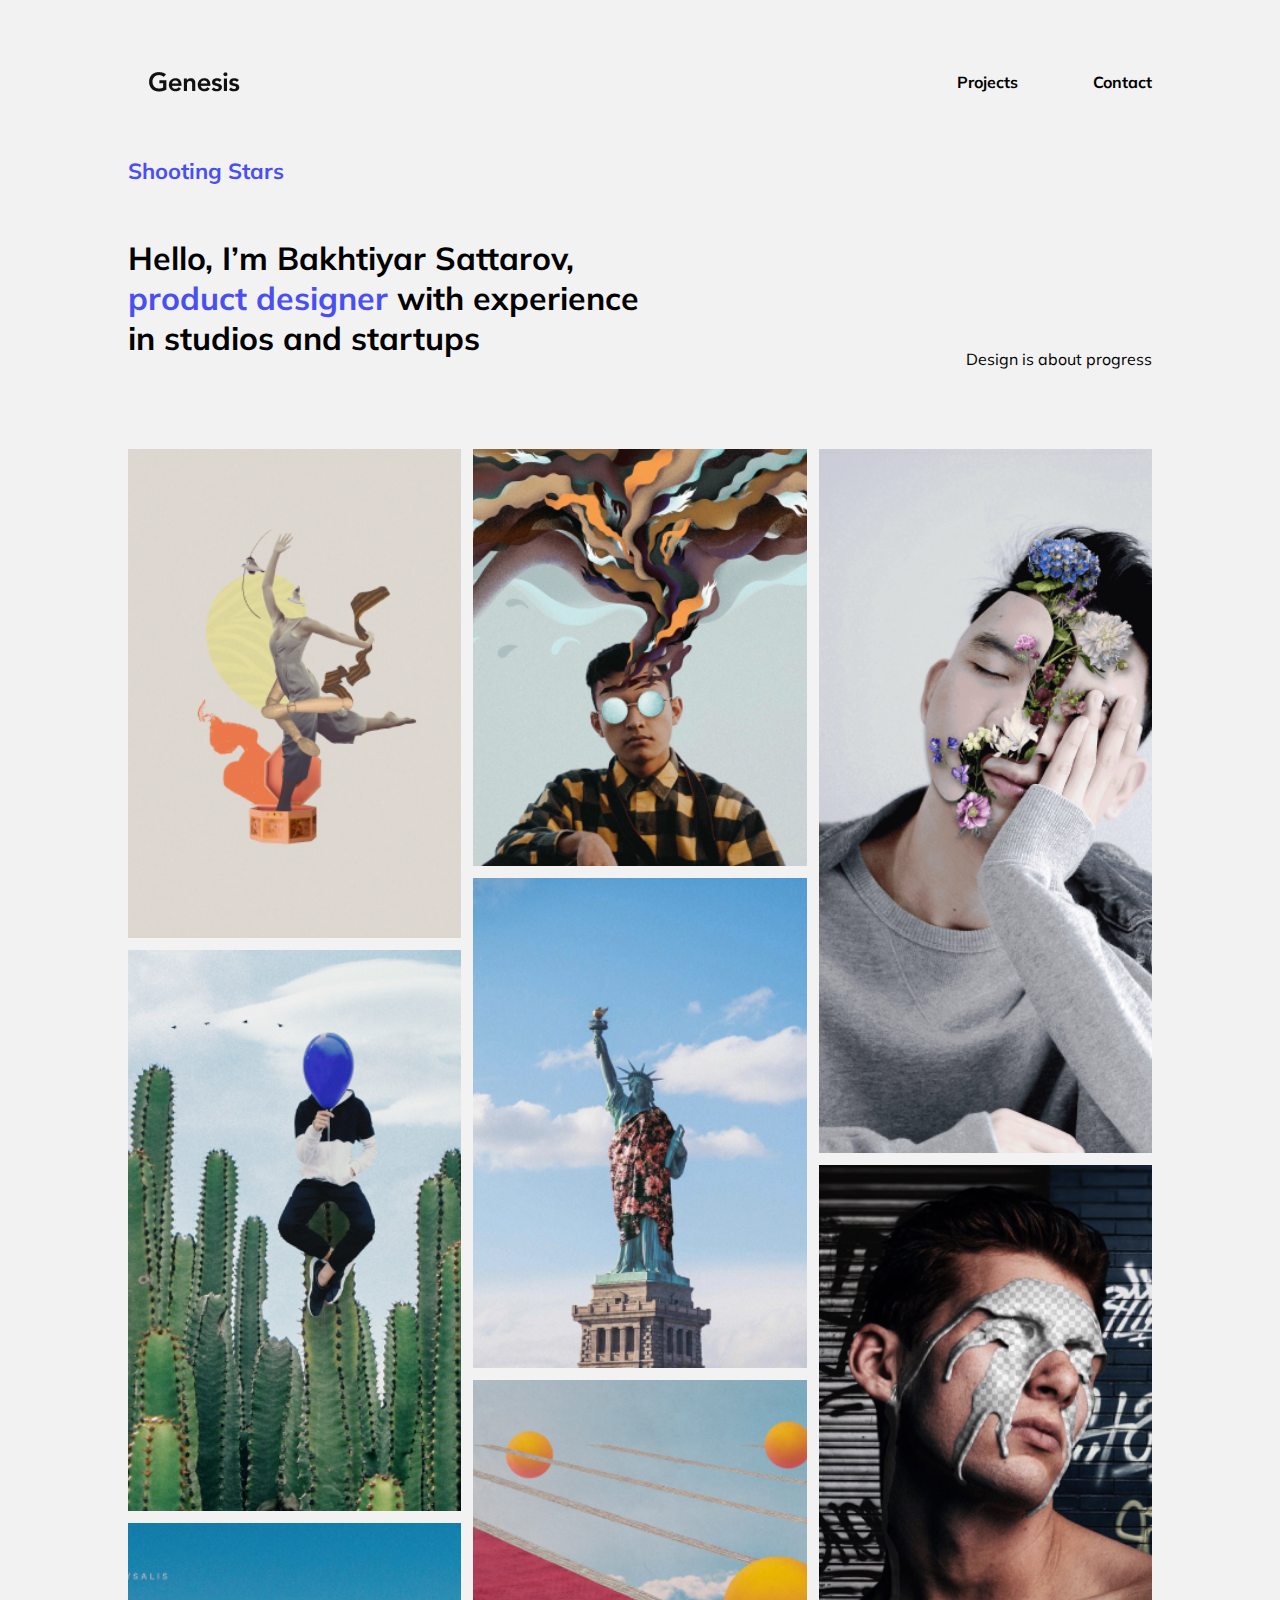
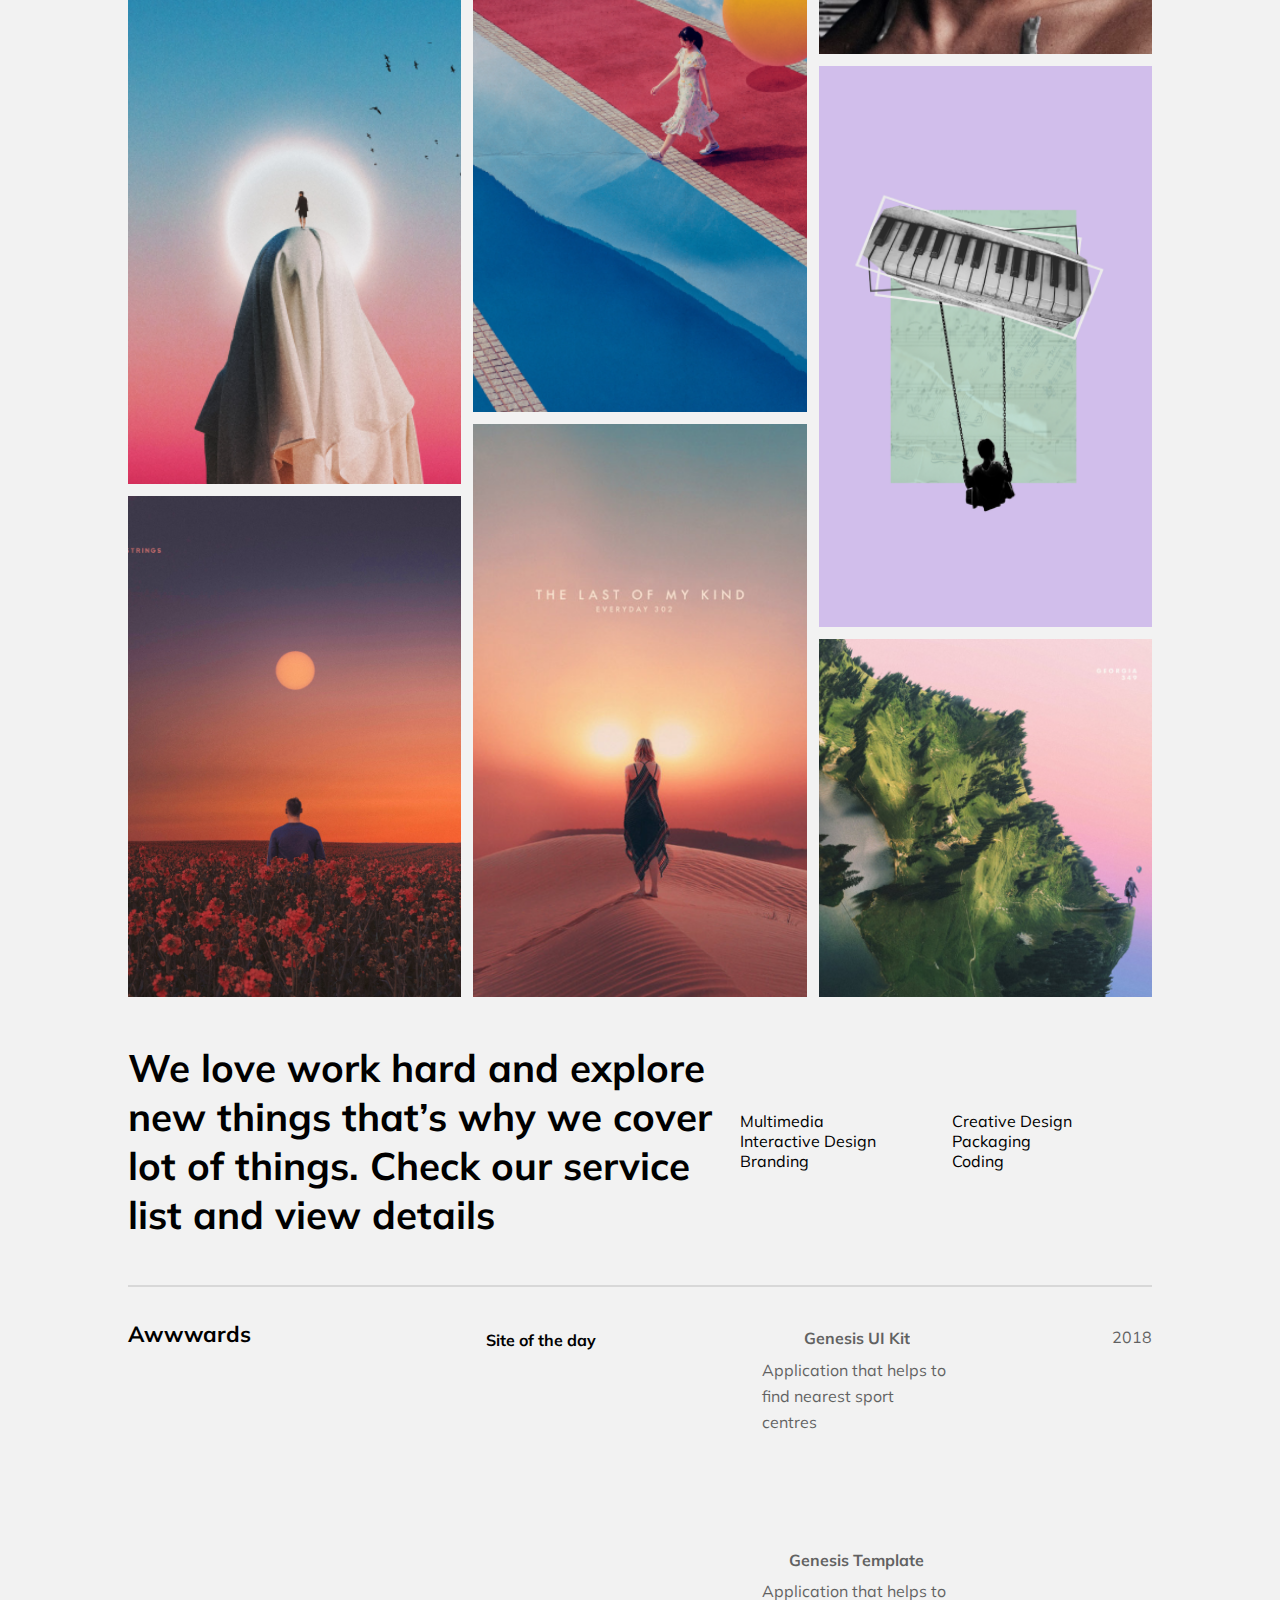
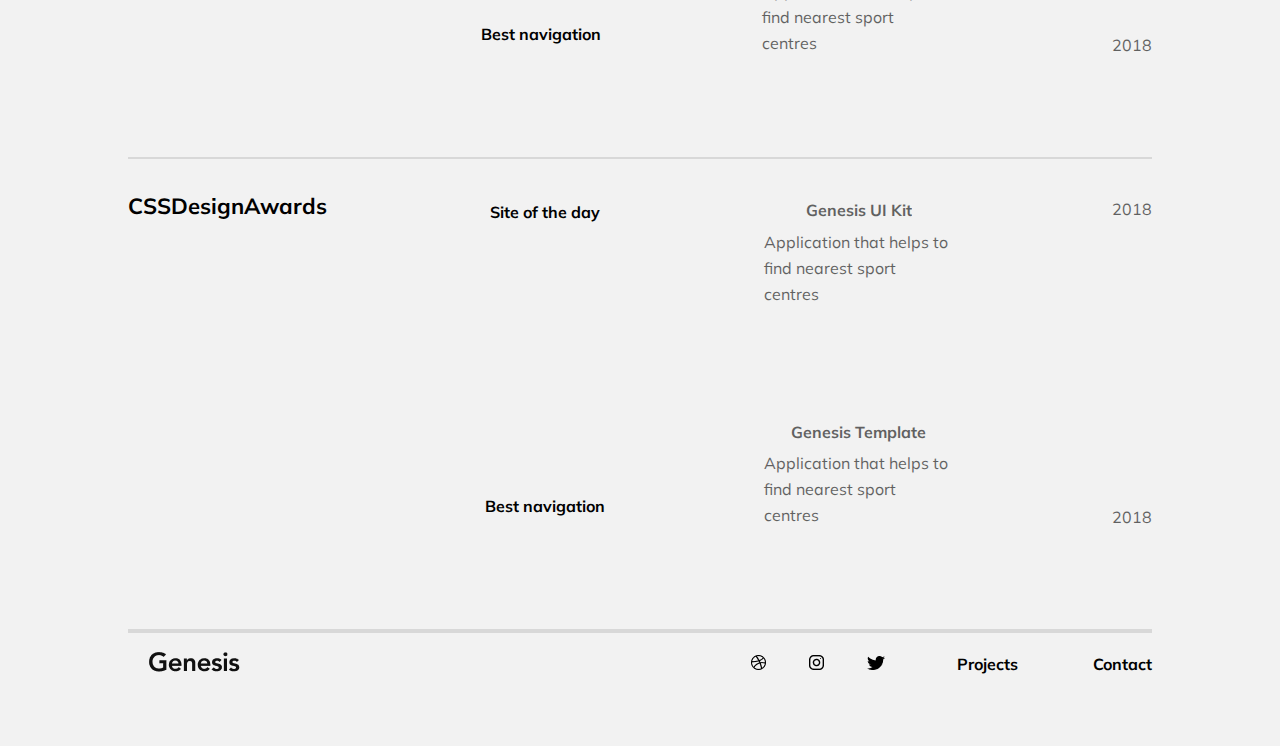
<file: index.html>
<!DOCTYPE html>
<html lang="en">
<head>
    <meta charset="UTF-8">
    <meta http-equiv="X-UA-Compatible" content="IE=edge">
    <meta name="viewport" content="width=device-width, initial-scale=1.0">
    <title>Genesis</title>
    <link rel="preconnect" href="https://fonts.googleapis.com">
    <link rel="preconnect" href="https://fonts.gstatic.com" crossorigin>
    <link href="https://fonts.googleapis.com/css2?family=Mulish&display=swap" rel="stylesheet">
    <link rel="stylesheet" href="styles/styles.css">
</head>
    <body>
        <header>
            <nav>
                <div class="logo">
                    <img src="images/blacklogo.png" alt="black text that says genisis">
                </div>
                <ul>
                    <li>
                        <a class="bold" href="pages\projects.html">Projects</a>
                    </li>
                    <li>
                        <a class="bold" href="pages\contact.html">Contact</a>
                    </li>
                </ul>
            </nav>
            <div class="header_cont">
                <div class="header_fetus">
                    <h4 class="blue">Shooting Stars</h4>
                    <h2>Hello, I’m Bakhtiyar Sattarov,<br>
                        <span class="blue">product designer</span> with experience <br>
                        in studios and startups</h2>
                </div>
                <div class="header_fetus">
                    <p>Design is about progress</p>
                </div>
            </div>
        </header>
        <main>
            <section class="grid">
                <div class="grid_father">
                    <img class="grid_fetus one" src="images\img1.png" alt="">
                    <img class="grid_fetus two" src="images\img2.png" alt="">
                    <img class="grid_fetus three" src="images\img3.png" alt="">
                    <img class="grid_fetus four" src="images\img4.png" alt="">
                    <img class="grid_fetus five" src="images\img5.png" alt="">
                    <img class="grid_fetus six" src="images\img6.png" alt="">
                    <img class="grid_fetus seven" src="images\img7.png" alt="">
                    <img class="grid_fetus eight" src="images\img8.png" alt="">
                    <img class="grid_fetus nine" src="images\img9.png" alt="">
                    <img class="grid_fetus ten" src="images\img10.png" alt="">
                    <img class="grid_fetus eleven" src="images\img11.png" alt="">
                    <img class="grid_fetus twelve" src="images\img12.png" alt="">
                </div>
            </section>
            <div class="middle_father">
                <div class="middle_bold">
                    <h3>We love work hard and explore 
                    new things that’s why we cover lot of things. 
                    Check our service list and view details</h3>
                </div>
                <div class="linkgroup">
                    <p>Multimedia</p>
                    <p>Interactive Design</p>
                    <p>Branding</p>
                </div>
                <div class="linkgroup">
                    <p>Creative Design</p>
                    <p>Packaging</p>
                    <p>Coding</p>
                </div>
            </div>
            <section class="awards">
                <div class="awards_father">
                    <h4>Awwwards</h4>
                    <div class="award_titles"> 
                        <p class="bold">Site of the day</p>
                        <p class="bold">Best navigation</p>
                    </div>
                    <div class="award_fetus">
                        <div class="award_items">
                            <p class="award_bold">Genesis UI Kit</p>
                            <p>Application that helps 
                                to find nearest sport centres</p>
                        </div>
                        <div class="award_items">
                            <p class="award_bold">Genesis Template</p>
                            <p>Application that helps 
                                to find nearest sport centres</p>
                        </div>
                    </div>
                    <div class="award_year">
                        <p>2018</p>
                        <p>2018</p>
                    </div>
                </div>
                <div class="awards_father">
                    <h4>CSSDesignAwards</h4>
                    <div class="award_titles"> 
                        <p class="bold">Site of the day</p>
                        <p class="bold">Best navigation</p>
                    </div>
                    <div class="award_fetus">
                        <div class="award_items">
                            <p class="award_bold">Genesis UI Kit</p>
                            <p>Application that helps 
                                to find nearest sport centres</p>
                        </div>
                        <div class="award_items">
                            <p class="award_bold">Genesis Template</p>
                            <p>Application that helps 
                                to find nearest sport centres</p>
                        </div>
                    </div>
                    <div class="award_year">
                        <p>2018</p>
                        <p>2018</p>
                    </div>
                </div>
            </section>
        </main>
        <footer>
            <nav class="navfoot">
                <div class="logo">
                    <a href="index.html">
                        <img src="images\blacklogo.png" alt="black text that says genisis">
                    </a>
                </div>
                <ul>
                    <li class="icons">
                        <a class="icons_link" href="#"><img class="icons_social" src="images\dribbble-logo.png" alt="black and white dribble logo"></a>
                        <a class="icons_link" href="#"><img class="icons_social" src="images\instagram.png" alt="black and white instagram logo"></a>
                        <a class="icons_link" href="#"><img class="icons_social" src="images\twitter-logo-silhouette.png" alt="black and white twitter logo"></a>
                    </li>
                    <li>
                        <a class="bold" href="/pages/projects.html">Projects</a>
                    </li>
                    <li>
                        <a class="bold" href="/pages/contact.html">Contact</a>
                    </li>
                </ul>
            </nav>
        </footer>
    </body>
</html>
</file>
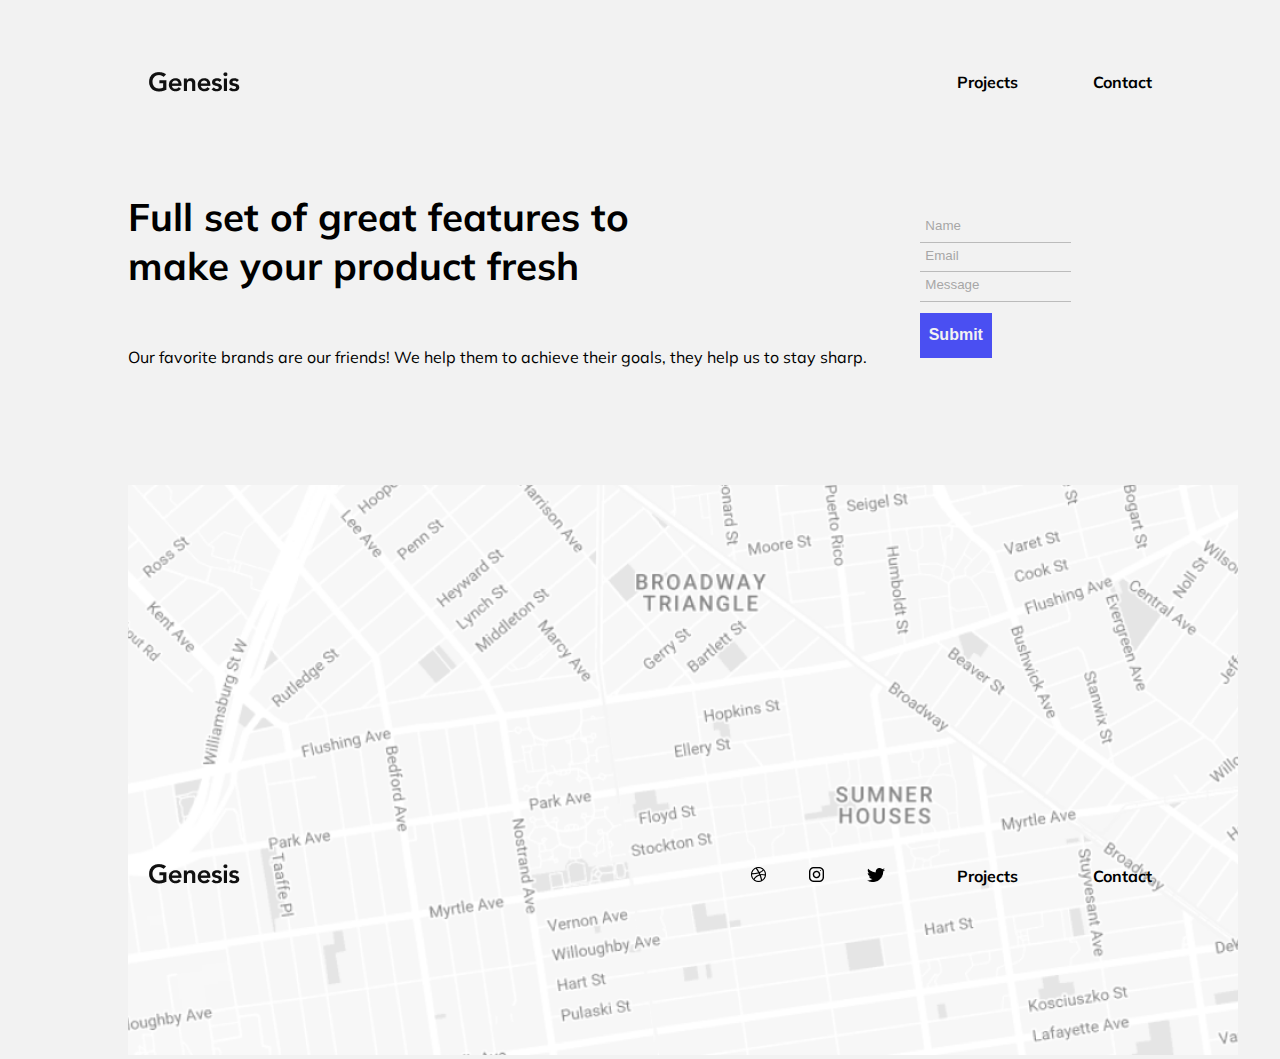
<file: pages/contact.html>
<!DOCTYPE html>
<html lang="en">
<head>
    <meta charset="UTF-8">
    <meta http-equiv="X-UA-Compatible" content="IE=edge">
    <meta name="viewport" content="width=device-width, initial-scale=1.0">
    <title>Genesis</title>
    <link rel="preconnect" href="https://fonts.googleapis.com">
    <link rel="preconnect" href="https://fonts.gstatic.com" crossorigin>
    <link href="https://fonts.googleapis.com/css2?family=Mulish&display=swap" rel="stylesheet">
    <link rel="stylesheet" href="../styles/styles.css">
</head>
    <body>
        <header>
            <nav>
                <div class="logo">
                    <img src="../images\blacklogo.png" alt="black text that says genisis">
                </div>
                <ul>
                    <li>
                        <a class="bold" href="/pages/projects.html">Projects</a>
                    </li>
                    <li>
                        <a class="bold" href="/pages/contact.html">Contact</a>
                    </li>
                </ul>
            </nav>
            <section class="contact_main">
                <div class="contact_head">
                    <h5>
                        Full set of great features to make your product fresh
                    </h5>
                </div>
                    <div class="contact_text">
                        <p>
                        Our favorite brands are our friends!
                        We help them to achieve their goals,
                        they help us to stay sharp.
                        </p>
                    </div>
                <div class="contact_form">
                    <form action="#">
                        <input type="text" class="input" name="name" id="name" placeholder="Name">
                        <input type="email" class="input" name="email" id="email" placeholder="Email">
                        <input type="text" class="input" name="message" id="message" placeholder="Message">
                        <button type="submit" class="btn">Submit</button>
                    </form>
                </div>
            </section>
        </header>
        <main>
            <section class="contact_father">
                <div class="contact_fetus">
                    <img class="large_image" src="/images/map.png" alt="image of a digital map in black and white">
                </div>
            </section>
        </main>
        <footer>
            <nav class="navfoot">
                <div class="logo">
                    <a href="../index.html">
                        <img src="../images\blacklogo.png" alt="black text that says genisis">
                    </a>
                </div>
                <ul>
                    <li class="icons">
                        <a class="icons_link" href="#"><img class="icons_social" src="../images/dribbble-logo.png" alt="black and white dribble logo"></a>
                        <a class="icons_link" href="#"><img class="icons_social" src="../images/instagram.png" alt="black and white instagram logo"></a>
                        <a class="icons_link" href="#"><img class="icons_social" src="../images/twitter-logo-silhouette.png" alt="black and white twitter logo"></a>
                    </li>
                    <li>
                        <a class="bold" href="/pages/projects.html">Projects</a>
                    </li>
                    <li>
                        <a class="bold" href="/pages/contact.html">Contact</a>
                    </li>
                </ul>
            </nav>
        </footer>
    </body>
</html>
</file>
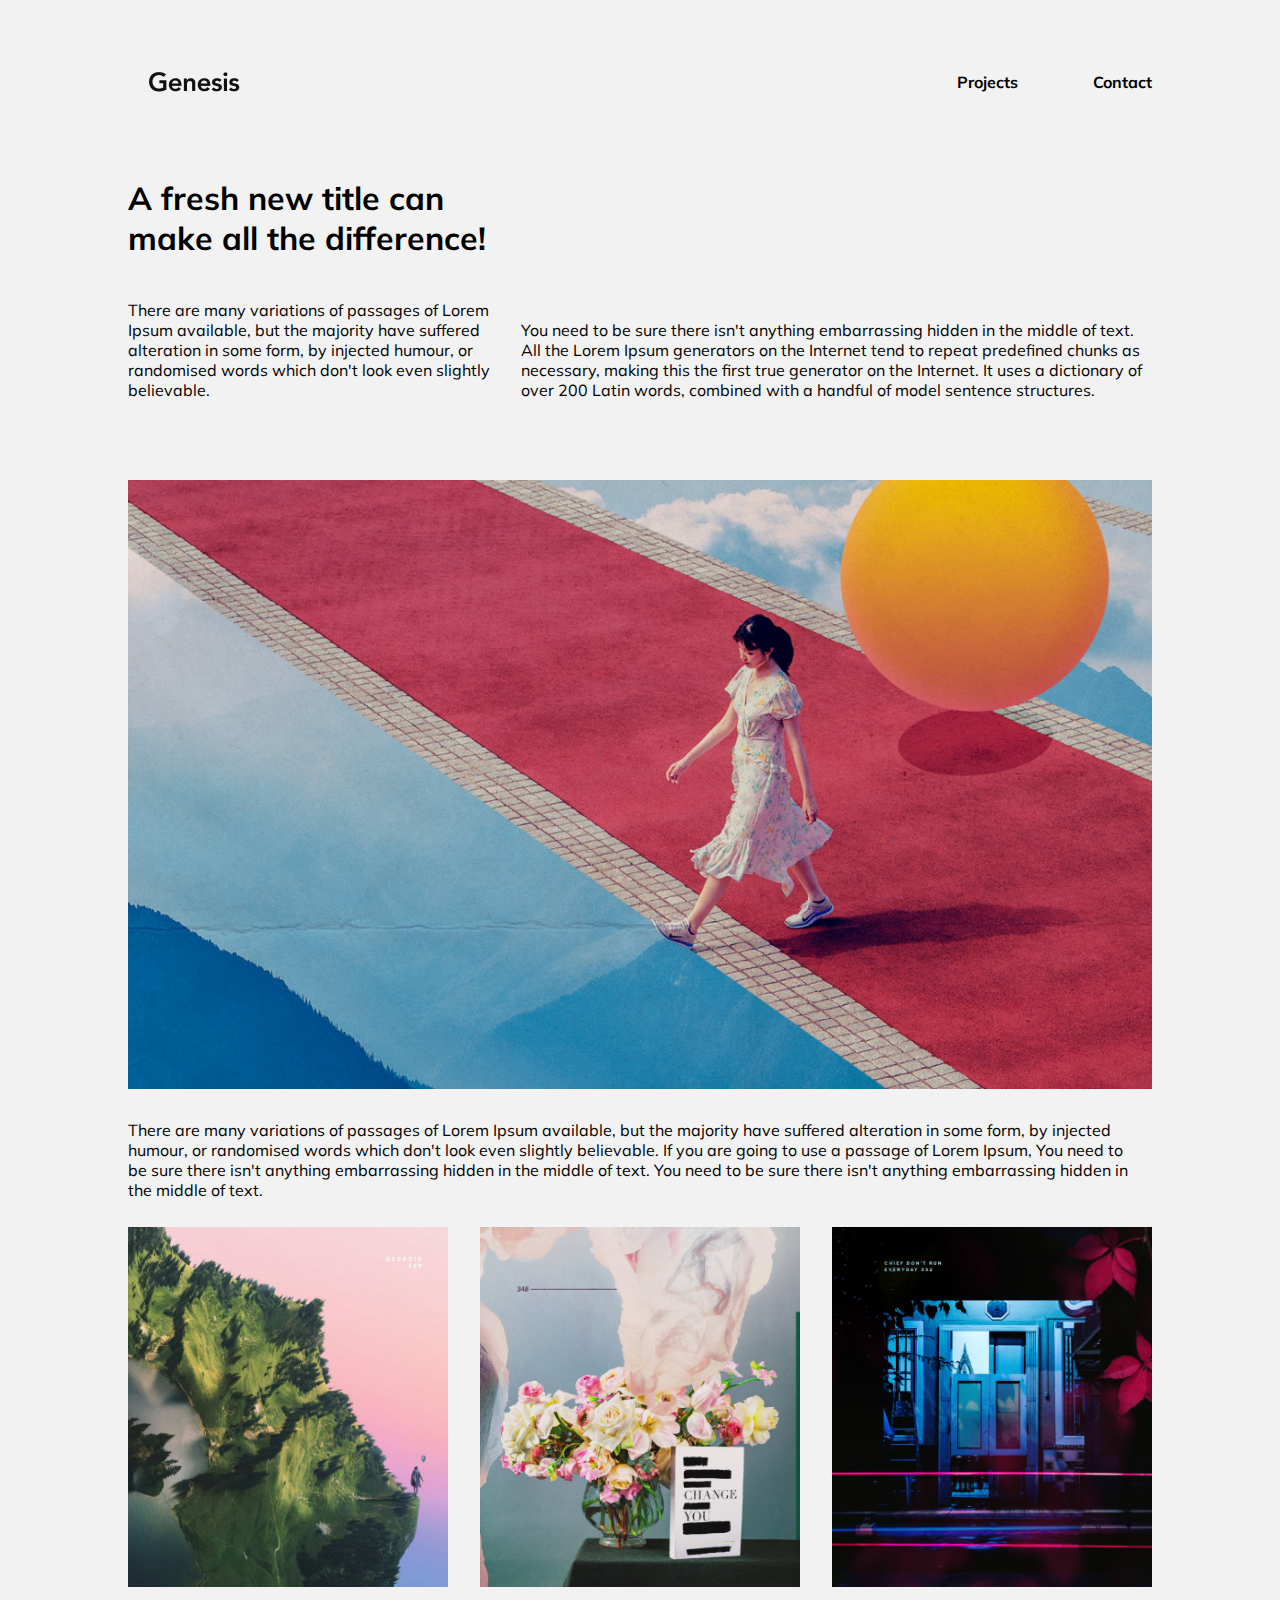
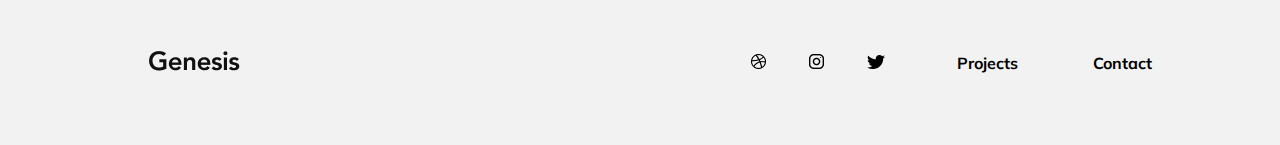
<file: pages/projects.html>
<!DOCTYPE html>
<html lang="en">
<head>
    <meta charset="UTF-8">
    <meta http-equiv="X-UA-Compatible" content="IE=edge">
    <meta name="viewport" content="width=device-width, initial-scale=1.0">
    <title>Genesis</title>
    <link rel="preconnect" href="https://fonts.googleapis.com">
    <link rel="preconnect" href="https://fonts.gstatic.com" crossorigin>
    <link href="https://fonts.googleapis.com/css2?family=Mulish&display=swap" rel="stylesheet">
    <link rel="stylesheet" href="../styles/styles.css">
</head>
    <body>
        <header>
            <nav>
                <div class="logo">
                    <img src="../images/blacklogo.png" alt="black text that says genisis">
                </div>
                <ul>
                    <li>
                        <a class="bold" href="/pages/projects.html">Projects</a>
                    </li>
                    <li>
                        <a class="bold" href="/pages/contact.html">Contact</a>
                    </li>
                </ul>
            </nav>
            <div class="header_cont">
                <div class="header_fetus">
                    <h2>A fresh new title can make all the difference!</h2>
                    <p> There are many variations of passages of Lorem Ipsum available, 
                        but the majority have suffered alteration in some form, by 
                        injected humour, or randomised words which don't look even 
                        slightly believable.</p>
                </div>
                <div class="header_fetus">
                    <p>You need to be sure there isn't anything embarrassing hidden 
                        in the middle of text. All the Lorem Ipsum generators on the 
                        Internet tend to repeat predefined chunks as necessary, making 
                        this the first true generator on the Internet. It uses a dictionary
                         of over 200 Latin words, combined with a handful of model 
                         sentence structures.</p>
                </div>
            </div>
        </header>
        <main>
            <section class="project_father">
                <div class="project_fetus">
                    <img class="large_image" src="../images/largeimage.png" alt="colorful image of woman walking on abstract background">
                </div>
                <div class="project_text">
                    <p>There are many variations of passages of Lorem Ipsum 
                        available, but the majority have suffered alteration in 
                        some form, by injected humour, or randomised words which don't
                        look even slightly believable. If you are going to use a 
                        passage of Lorem Ipsum, You need to be sure there isn't anything 
                        embarrassing hidden in the middle of text. You need to be sure there
                        isn't anything embarrassing hidden in the middle of text.
                    </p>
                </div>
                <div class="three_images">
                    <div class="father_three">
                        <img class="bottom" src="../images/img12.png" alt="graphical artwork of a landscape">
                        <img class="bottom" src="../images/bottomimg2.png" alt="colorful collage of a vase">
                        <img class="bottom" src="../images/bottomimg3.png" alt="dark photo of a house with bright pink stripes in the foreground">
                    </div>
                </div>
            </section>
        </main>
        <footer>
            <nav class="navfoot">
                <div class="logo">
                    <a href="../index.html">
                        <img src="../images/blacklogo.png" alt="black text that says genisis">
                    </a>
                </div>
                <ul>
                    <li class="icons">
                        <a class="icons_link" href="#"><img class="icons_social" src="../images/dribbble-logo.png" alt="black and white dribble logo"></a>
                        <a class="icons_link" href="#"><img class="icons_social" src="../images/instagram.png" alt="black and white instagram logo"></a>
                        <a class="icons_link" href="#"><img class="icons_social" src="../images/twitter-logo-silhouette.png" alt="black and white twitter logo"></a>
                    </li>
                    <li>
                        <a class="bold" href="/pages/projects.html">Projects</a>
                    </li>
                    <li>
                        <a class="bold" href="/pages/contact.html">Contact</a>
                    </li>
                </ul>
            </nav>
        </footer>
    </body>
</html>
</file>
<file: styles/styles.css>
body {
  font-family: "Mulish";
  font-weight: normal;
  background-color: #F2F2F2;
  display: flex;
  flex-direction: column;
  align-items: center;
  flex-wrap: nowrap;
  margin: 0;
  padding: 0;
}

footer {
  width: 100%;
  height: 4vh;
  margin-bottom: 5%;
  margin-top: 1%;
  display: flex;
  flex-direction: row;
  flex-wrap: nowrap;
  justify-content: center;
  align-items: center;
}
footer nav.navfoot {
  height: 100%;
  width: 80%;
  display: flex;
  flex-direction: row;
  flex-wrap: nowrap;
}

div.logo {
  width: 15%;
  height: 100%;
  display: flex;
  flex-wrap: nowrap;
  align-items: center;
  flex-direction: row;
  justify-content: center;
}
div.logo a img {
  -o-object-fit: none;
     object-fit: none;
}

li.icons {
  width: 15%;
  height: 100%;
  display: flex;
  justify-content: space-between;
  flex-wrap: nowrap;
  flex-direction: row;
  align-items: center;
}
li.icons a.icons_link img.icons_social {
  -o-object-fit: none;
     object-fit: none;
}

ul {
  width: 100%;
  height: 100%;
  display: flex;
  flex-direction: row;
  justify-content: flex-end;
  align-items: center;
  margin: 0;
  padding: 0;
  list-style: none;
}
ul li {
  width: 15%;
  height: 100%;
  display: flex;
  flex-direction: column;
  justify-content: center;
  align-items: flex-end;
  margin: 0;
  padding: 0;
}
ul li a.bold {
  line-height: 100%;
  font-size: 100%;
  font-weight: bolder;
  text-decoration: none;
  color: black;
}

header {
  height: 70%;
  width: 80%;
  margin-top: 5%;
}

div.header_cont {
  width: 100%;
  height: 100%;
  display: flex;
  flex-direction: row;
  flex-wrap: nowrap;
  align-items: flex-end;
  justify-content: space-between;
}
div.header_cont div.header_fetus {
  display: flex;
  flex-direction: column;
}
div.header_cont div.header_fetus h4 {
  line-height: 100%;
  font-size: 1.375em;
  font-weight: bold;
  margin-top: 1vh;
  min-width: 193px;
}
div.header_cont div.header_fetus h2 {
  font-size: 2em;
  font-weight: bold;
}
div.header_cont div.header_fetus .blue {
  color: #4A4FF2;
}
div.header_cont div.header_fetus p {
  font-size: 1em;
  letter-spacing: normal;
}

section.contact_main {
  height: 30vh;
  width: 100%;
  margin: 0;
  padding: 0;
  display: flex;
  flex-direction: column;
  flex-wrap: wrap;
  align-items: flex-start;
  justify-content: flex-start;
}

div.contact_head {
  margin: 0;
  padding: 0;
  display: flex;
  flex-direction: row;
  width: 55%;
  height: 20vh;
  justify-content: flex-start;
  align-items: center;
}
div.contact_head h5 {
  font-family: Mulish;
  font-style: normal;
  font-weight: bold;
  font-size: 3vw;
}
div.contact_head div.contact_text {
  width: 50%;
  margin-top: 1vh;
  height: 10vh;
  display: flex;
  align-items: center;
  flex-direction: row;
  flex-wrap: nowrap;
}
div.contact_head div.contact_form {
  width: 50%;
}

form {
  border: none;
  width: 100%;
  display: flex;
  flex-direction: column;
  align-items: flex-start;
  justify-content: center;
  flex-wrap: nowrap;
  height: 30vh;
}
form input#name.input {
  border-bottom: 1px solid #979797;
  opacity: 0.6;
  width: 80%;
  border-top: none;
  border-inline: none;
  background: transparent;
  padding-bottom: 4%;
  padding-left: 3%;
  margin-bottom: 1%;
  min-height: 2vh;
  padding-top: 1%;
}
form input#email.input {
  border-bottom: 1px solid #979797;
  opacity: 0.6;
  width: 80%;
  border-top: none;
  border-inline: none;
  background: transparent;
  padding-bottom: 4%;
  padding-left: 3%;
  margin-bottom: 1%;
  min-height: 2vh;
  padding-top: 1%;
}
form input#message.input {
  border-bottom: 1px solid #979797;
  opacity: 0.6;
  width: 80%;
  border-top: none;
  border-inline: none;
  background: transparent;
  padding-bottom: 4%;
  padding-left: 3%;
  margin-bottom: 1%;
  min-height: 2vh;
  padding-top: 1%;
}
form button.btn {
  background-color: #4A4FF2;
  color: #F2F2F2;
  max-width: 40%;
  width: 100%;
  min-height: 5vh;
  border: none;
  font-size: 16px;
  font-weight: bold;
  opacity: 1;
  margin-top: 1vh;
}

main {
  height: 70%;
  width: 80%;
  margin-top: 5%;
}

section.grid {
  width: 100%;
  height: 27%;
}

div.grid_father {
  height: 100%;
  width: 100%;
  display: grid;
  grid-template-rows: repeat(30, 1fr);
  grid-template-columns: repeat(12, 1fr);
  grid-gap: 12px;
}
div.grid_father img.grid_fetus {
  width: 100%;
  height: 100%;
  -o-object-fit: cover;
     object-fit: cover;
}
div.grid_father img.grid_fetus.one {
  grid-column: 1/span 4;
  grid-row: 1/span 7;
}
div.grid_father img.grid_fetus.two {
  grid-column: 5/span 4;
  grid-row: 1/span 6;
}
div.grid_father img.grid_fetus.three {
  grid-column: 9/span 4;
  grid-row: 1/span 10;
}
div.grid_father img.grid_fetus.four {
  grid-column: 1/span 4;
  grid-row: 8/span 8;
}
div.grid_father img.grid_fetus.five {
  grid-column: 5/span 4;
  grid-row: 7/span 7;
}
div.grid_father img.grid_fetus.six {
  grid-column: 9/span 4;
  grid-row: 11/span 7;
}
div.grid_father img.grid_fetus.seven {
  grid-column: 1/span 4;
  grid-row: 16/span 8;
}
div.grid_father img.grid_fetus.eight {
  grid-column: 1/span 4;
  grid-row: 24/span 8;
}
div.grid_father img.grid_fetus.nine {
  grid-column: 5/span 4;
  grid-row: 23/span 9;
}
div.grid_father img.grid_fetus.eleven {
  grid-column: 5/span 4;
  grid-row: 14/span 9;
}
div.grid_father img.grid_fetus.ten {
  grid-column: 9/span 4;
  grid-row: 18/span 8;
}
div.grid_father img.grid_fetus.twelve {
  grid-column: 9/span 4;
  grid-row: 26/span 6;
}

div.middle_father {
  width: 100%;
  height: 20vh;
  margin-bottom: 6vh;
  margin-top: 6vh;
  display: flex;
  align-content: flex-end;
  justify-content: space-between;
  align-items: center;
  flex-direction: row;
  flex-wrap: nowrap;
}
div.middle_father div.middle_bold {
  width: 60%;
  height: auto;
}
div.middle_father div.middle_bold h3 {
  font-size: 3vw;
  font-weight: bold;
}
div.middle_father div.linkgroup {
  height: 60%;
  width: 20%;
  display: flex;
  flex-direction: column;
  align-items: flex-start;
  justify-content: center;
  margin-left: 1vw;
}
div.middle_father div.linkgroup p {
  font-size: 1em;
  letter-spacing: normal;
  margin: 0;
  padding: 0;
}

section.awards {
  width: 100%;
  border-top: 2px solid #D8D8D8;
  border-bottom: 2px solid #D8D8D8;
  display: flex;
  flex-direction: column;
  flex-wrap: nowrap;
  align-items: center;
}

div.awards_father {
  width: 100%;
  border-bottom: 2px solid #D8D8D8;
  margin-top: 3vh;
  display: flex;
  flex-direction: row;
  justify-content: space-between;
  align-items: stretch;
  flex-wrap: nowrap;
}
div.awards_father h4 {
  line-height: 100%;
  font-size: 1.375em;
  font-weight: bold;
  margin-top: 1vh;
  min-width: 193px;
}
div.awards_father div.award_titles {
  display: flex;
  align-items: center;
  justify-content: space-between;
  flex-direction: column;
  margin-top: 1vh;
  margin-bottom: 11vh;
}
div.awards_father div.award_titles p.bold {
  line-height: 100%;
  font-size: 100%;
  font-weight: bolder;
  text-decoration: none;
  color: black;
  margin-top: 1vh;
}
div.awards_father div.award_fetus {
  display: flex;
  align-items: center;
  justify-content: space-between;
  flex-direction: column;
  min-height: 30vh;
  margin-bottom: 0;
}

div.award_items {
  display: flex;
  flex-direction: column;
  flex-wrap: nowrap;
  align-items: center;
  margin-top: 1vh;
  margin-bottom: 11vh;
}
div.award_items p.award_bold {
  font-size: 1em;
  letter-spacing: normal;
  font-weight: bold;
  margin-top: 1%;
  margin-bottom: 2%;
}
div.award_items p {
  font-size: 1em;
  letter-spacing: normal;
  margin-bottom: 1%;
  max-width: 190px;
  opacity: 0.6;
  line-height: 26px;
  margin-top: 1%;
}

div.award_year {
  display: flex;
  align-items: center;
  justify-content: space-between;
  flex-direction: column;
  margin-top: 1vh;
  margin-bottom: 11vh;
}
div.award_year p {
  font-size: 1em;
  letter-spacing: normal;
  margin-bottom: 1%;
  max-width: 190px;
  opacity: 0.6;
  line-height: 26px;
  margin-top: 1%;
}

div.project_fetus {
  width: 100%;
}
div.project_fetus img.large_image {
  width: 100%;
  height: 100%;
}

div.project_text {
  width: 79vw;
  margin-top: 3vh;
  margin-bottom: 3vh;
}

div.three_images {
  width: 100%;
  margin-bottom: 5vh;
}
div.three_images div.father_three {
  display: flex;
  justify-content: space-between;
  flex-wrap: nowrap;
  flex-direction: row;
  align-items: center;
}
div.three_images div.father_three img.bottom {
  width: 25vw;
  height: 40vh;
}

section.contact_father {
  width: 100%;
  height: 40vh;
  display: flex;
  flex-direction: column;
  flex-wrap: nowrap;
  justify-content: center;
  align-items: center;
}
section.contact_father div.contact_fetus {
  width: 100%;
  height: 100%;
}

header nav {
  height: 4vh;
  width: 100%;
  display: flex;
  margin-bottom: 5%;
}
header nav div.logo {
  width: 15%;
  height: 100%;
  display: flex;
  flex-wrap: nowrap;
  align-items: center;
  flex-direction: row;
  justify-content: center;
}

ul {
  width: 100%;
  height: 100%;
  display: flex;
  flex-direction: row;
  justify-content: flex-end;
  align-items: center;
  margin: 0;
  padding: 0;
  list-style: none;
}
ul li {
  width: 15%;
  height: 100%;
  display: flex;
  flex-direction: column;
  justify-content: center;
  align-items: flex-end;
  margin: 0;
  padding: 0;
}
ul li a.bold {
  line-height: 100%;
  font-size: 100%;
  font-weight: bolder;
  text-decoration: none;
  color: black;
}/*# sourceMappingURL=styles.css.map */
</file>
